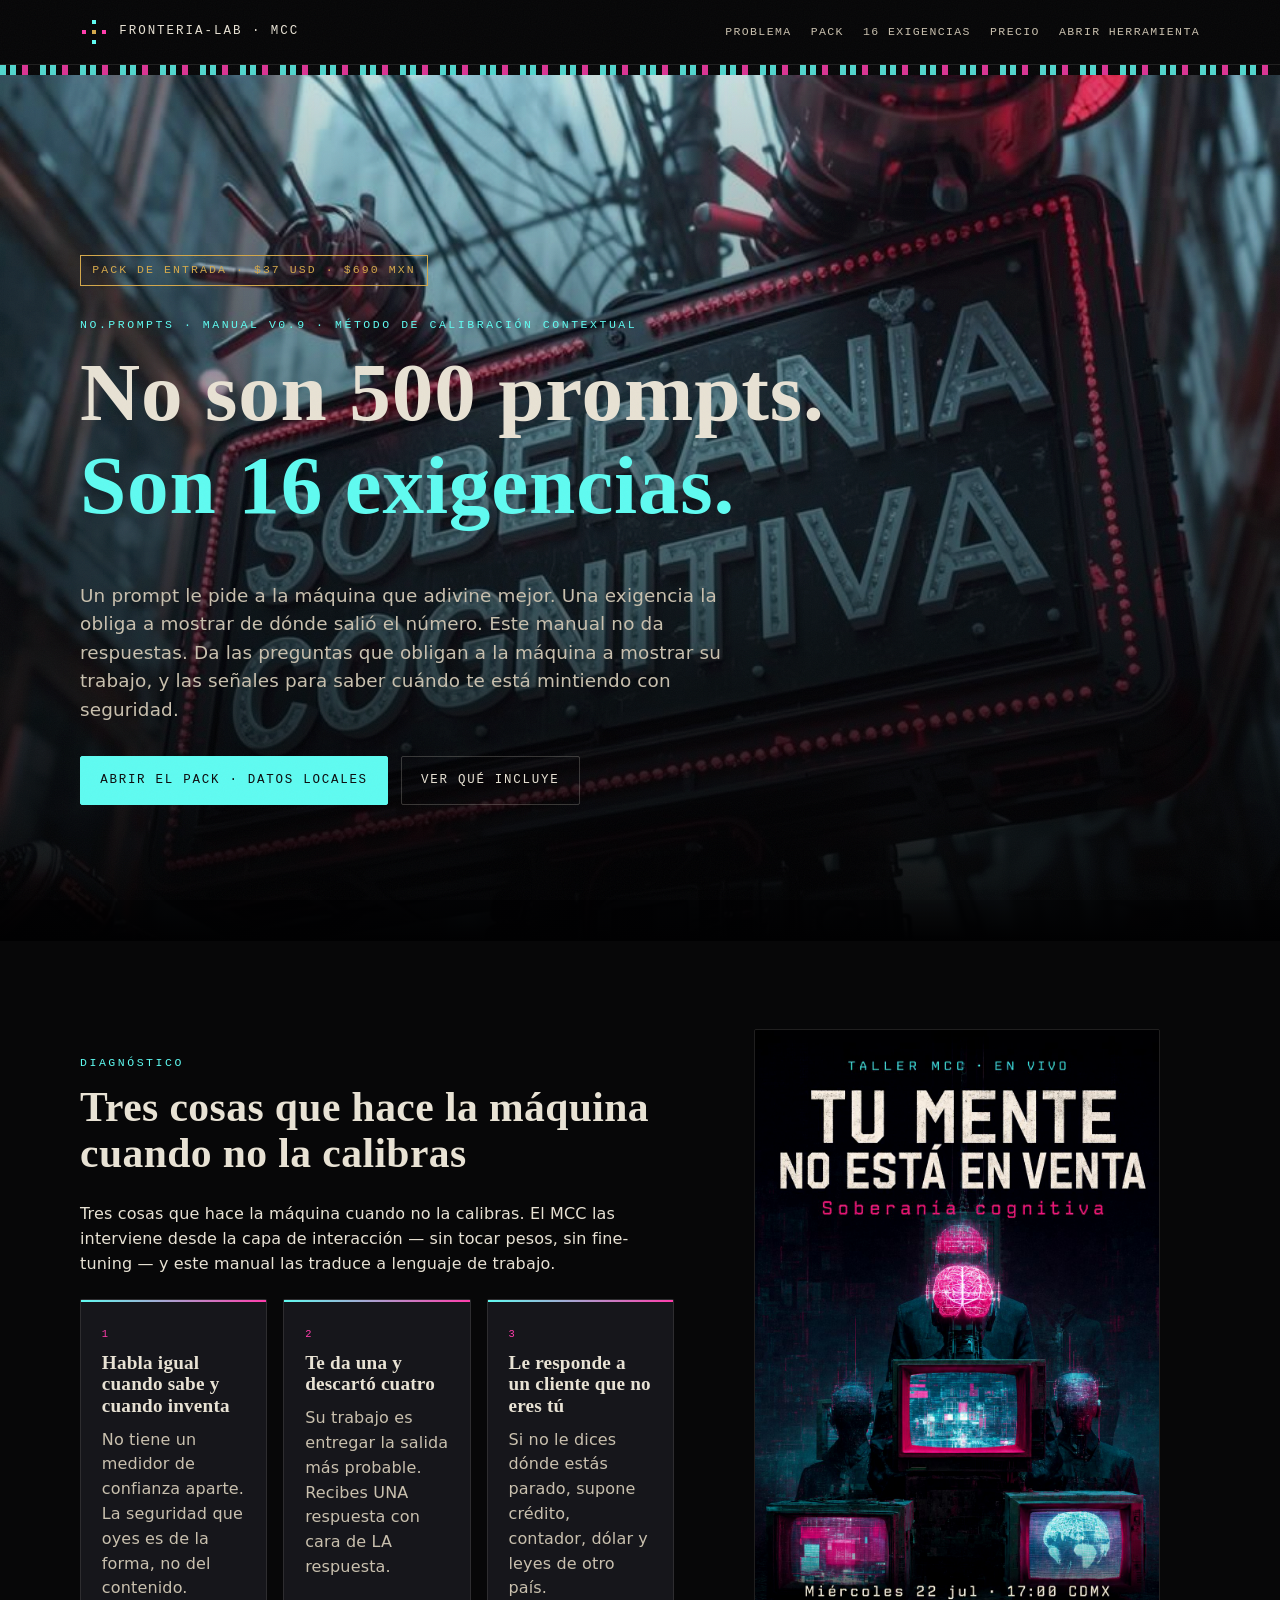
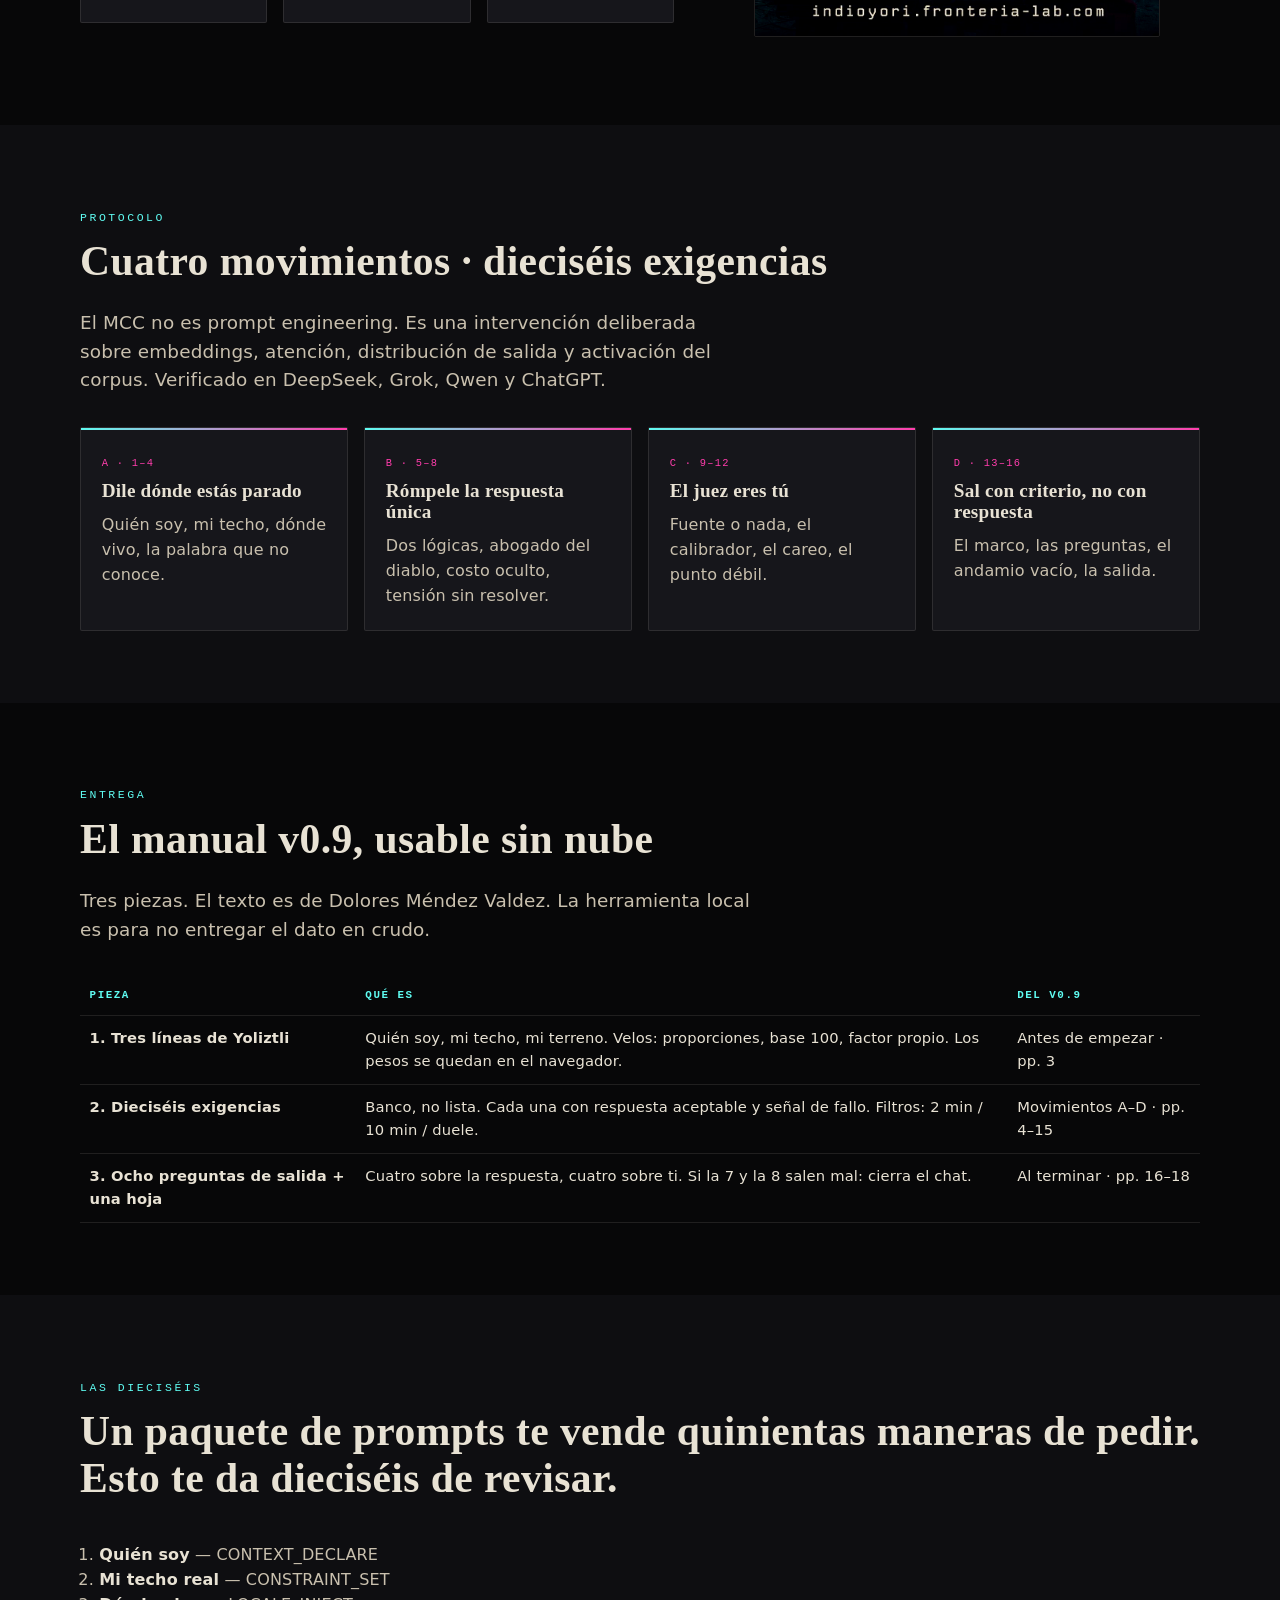
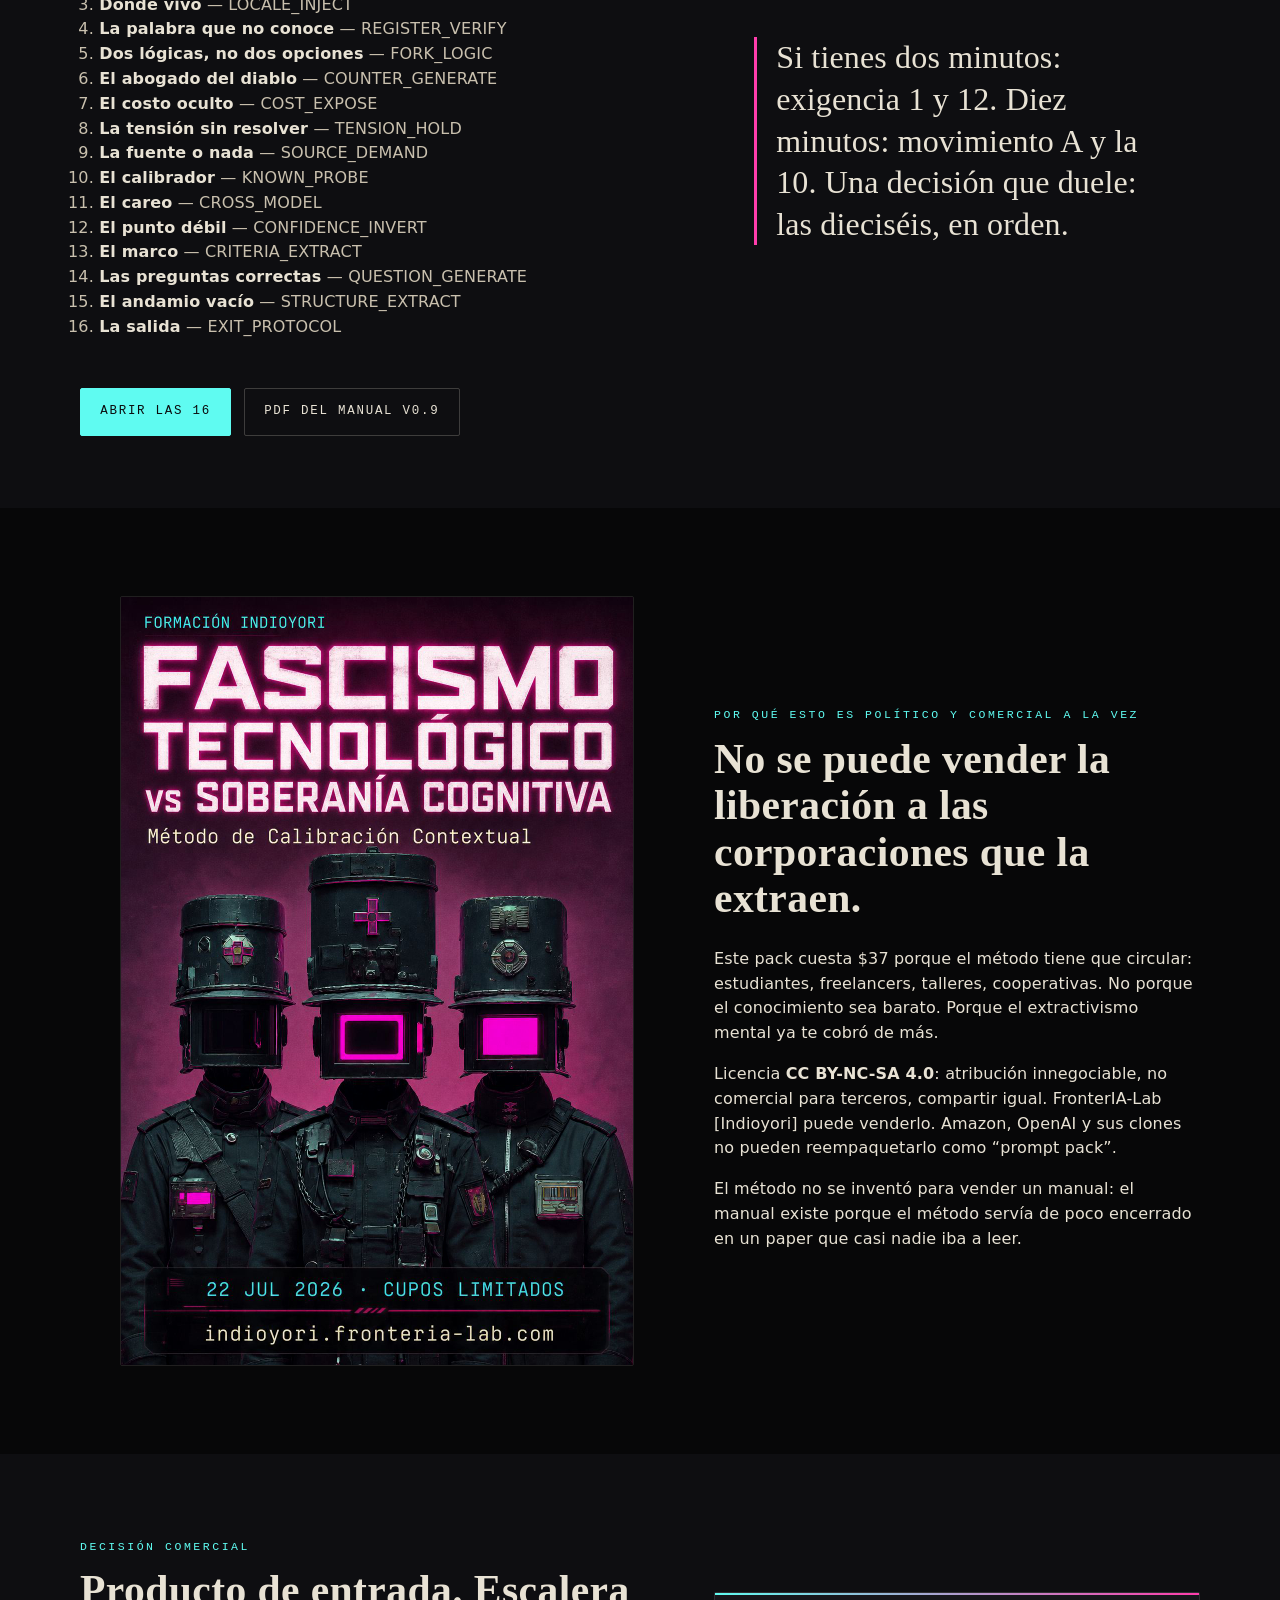
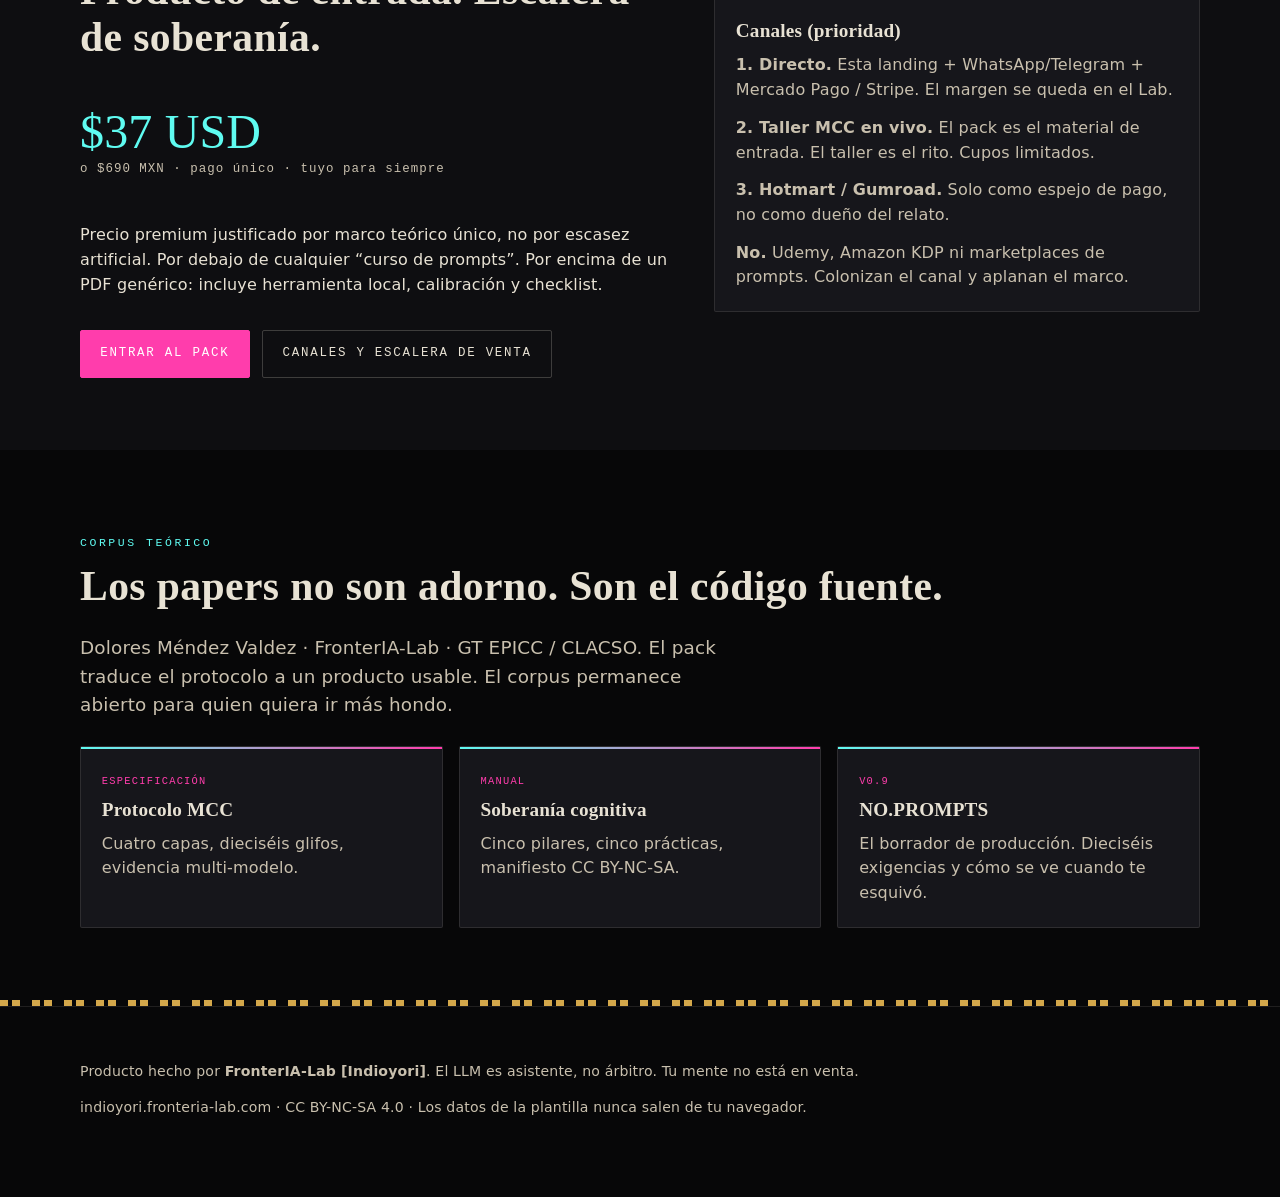
<file: index.html>
<!doctype html>
<html lang="es">
<head>
  <meta charset="utf-8">
  <meta name="viewport" content="width=device-width, initial-scale=1">
  <title>NO_PROMPTS MCC · Soberanía Cognitiva · FronterIA-Lab</title>
  <meta name="description" content="Pack de No-Prompts MCC + plantilla Yoliztli. El método para que la IA deje de halagarte y empiece a servir a tu realidad material. $37 USD. Datos locales. FronterIA-Lab.">
  <link rel="icon" href="favicon.ico" sizes="32x32">
  <link rel="icon" href="assets/web/favicon.svg" type="image/svg+xml">
  <meta name="theme-color" content="#070708">
  <link rel="stylesheet" href="css/mcc.css">
</head>
<body>
  <div class="noise" aria-hidden="true"></div>
  <header class="topbar">
    <div class="wrap topbar-inner">
      <a class="brand" href="#top">
        <svg class="mark" viewBox="0 0 28 28" aria-hidden="true">
          <rect x="12" y="2" width="4" height="4" fill="#5ffbf1"/>
          <rect x="2" y="12" width="4" height="4" fill="#ff3dac"/>
          <rect x="12" y="12" width="4" height="4" fill="#d4a84b"/>
          <rect x="22" y="12" width="4" height="4" fill="#ff3dac"/>
          <rect x="12" y="22" width="4" height="4" fill="#5ffbf1"/>
        </svg>
        FronterIA-Lab · MCC
      </a>
      <nav class="nav-links">
        <a href="#problema">Problema</a>
        <a href="#pack">Pack</a>
        <a href="#noprompts">16 exigencias</a>
        <a href="#precio">Precio</a>
        <a href="pack/abrir-aqui.html">Abrir herramienta</a>
      </nav>
    </div>
  </header>

  <main id="top">
    <div class="greca"></div>
    <section class="hero">
      <div class="hero-bg" role="img" aria-label="Letrero cyberpunk: Soberanía Cognitiva"></div>
      <div class="wrap hero-content">
        <p class="price-chip">Pack de entrada · $37 USD · $690 MXN</p>
        <p class="kicker">NO.PROMPTS · Manual v0.9 · Método de Calibración Contextual</p>
        <h1>No son 500 prompts.<br><span>Son 16 exigencias.</span></h1>
        <p class="lede">Un prompt le pide a la máquina que adivine mejor. Una exigencia la obliga a mostrar de dónde salió el número. Este manual no da respuestas. Da las preguntas que obligan a la máquina a mostrar su trabajo, y las señales para saber cuándo te está mintiendo con seguridad.</p>
        <div class="cta-row">
          <a class="btn" href="pack/abrir-aqui.html">Abrir el pack · datos locales</a>
          <a class="btn ghost" href="#pack">Ver qué incluye</a>
        </div>
      </div>
    </section>

    <section id="problema">
      <div class="wrap grid-2">
        <div>
          <p class="kicker">Diagnóstico</p>
          <h2>Tres cosas que hace la máquina cuando no la calibras</h2>
          <p>Tres cosas que hace la máquina cuando no la calibras. El MCC las interviene desde la capa de interacción — sin tocar pesos, sin fine-tuning — y este manual las traduce a lenguaje de trabajo.</p>
          <div class="grid-3" style="margin-top:1.4rem">
            <article class="card">
              <span class="tag">1</span>
              <h3>Habla igual cuando sabe y cuando inventa</h3>
              <p>No tiene un medidor de confianza aparte. La seguridad que oyes es de la forma, no del contenido.</p>
            </article>
            <article class="card">
              <span class="tag">2</span>
              <h3>Te da una y descartó cuatro</h3>
              <p>Su trabajo es entregar la salida más probable. Recibes UNA respuesta con cara de LA respuesta.</p>
            </article>
            <article class="card">
              <span class="tag">3</span>
              <h3>Le responde a un cliente que no eres tú</h3>
              <p>Si no le dices dónde estás parado, supone crédito, contador, dólar y leyes de otro país.</p>
            </article>
          </div>
        </div>
        <figure class="figure">
          <img src="assets/web/taller-mente.jpg" alt="Cartel: Tu mente no está en venta. Taller MCC.">
        </figure>
      </div>
    </section>

    <section class="section-dark" id="metodo">
      <div class="wrap">
        <p class="kicker">Protocolo</p>
        <h2>Cuatro movimientos · dieciséis exigencias</h2>
        <p class="lede">El MCC no es prompt engineering. Es una intervención deliberada sobre embeddings, atención, distribución de salida y activación del corpus. Verificado en DeepSeek, Grok, Qwen y ChatGPT.</p>
        <div class="grid-4" style="margin-top:2rem">
          <article class="card">
            <span class="tag">A · 1–4</span>
            <h3>Dile dónde estás parado</h3>
            <p>Quién soy, mi techo, dónde vivo, la palabra que no conoce.</p>
          </article>
          <article class="card">
            <span class="tag">B · 5–8</span>
            <h3>Rómpele la respuesta única</h3>
            <p>Dos lógicas, abogado del diablo, costo oculto, tensión sin resolver.</p>
          </article>
          <article class="card">
            <span class="tag">C · 9–12</span>
            <h3>El juez eres tú</h3>
            <p>Fuente o nada, el calibrador, el careo, el punto débil.</p>
          </article>
          <article class="card">
            <span class="tag">D · 13–16</span>
            <h3>Sal con criterio, no con respuesta</h3>
            <p>El marco, las preguntas, el andamio vacío, la salida.</p>
          </article>
        </div>
      </div>
    </section>

    <section id="pack">
      <div class="wrap">
        <p class="kicker">Entrega</p>
        <h2>El manual v0.9, usable sin nube</h2>
        <p class="lede">Tres piezas. El texto es de Dolores Méndez Valdez. La herramienta local es para no entregar el dato en crudo.</p>
        <div class="table-wrap" style="margin-top:2rem">
          <table>
            <thead>
              <tr>
                <th>Pieza</th>
                <th>Qué es</th>
                <th>Del v0.9</th>
              </tr>
            </thead>
            <tbody>
              <tr>
                <td><strong>1. Tres líneas de Yoliztli</strong></td>
                <td>Quién soy, mi techo, mi terreno. Velos: proporciones, base 100, factor propio. Los pesos se quedan en el navegador.</td>
                <td>Antes de empezar · pp. 3</td>
              </tr>
              <tr>
                <td><strong>2. Dieciséis exigencias</strong></td>
                <td>Banco, no lista. Cada una con respuesta aceptable y señal de fallo. Filtros: 2 min / 10 min / duele.</td>
                <td>Movimientos A–D · pp. 4–15</td>
              </tr>
              <tr>
                <td><strong>3. Ocho preguntas de salida + una hoja</strong></td>
                <td>Cuatro sobre la respuesta, cuatro sobre ti. Si la 7 y la 8 salen mal: cierra el chat.</td>
                <td>Al terminar · pp. 16–18</td>
              </tr>
            </tbody>
          </table>
        </div>
      </div>
    </section>

    <section class="section-dark" id="noprompts">
      <div class="wrap">
        <p class="kicker">Las dieciséis</p>
        <h2>Un paquete de prompts te vende quinientas maneras de pedir. Esto te da dieciséis de revisar.</h2>
        <div class="grid-2" style="margin-top:1.6rem">
          <ol style="color:var(--paper-dim); padding-left:1.2rem; columns:1">
            <li><strong style="color:var(--paper)">Quién soy</strong> — CONTEXT_DECLARE</li>
            <li><strong style="color:var(--paper)">Mi techo real</strong> — CONSTRAINT_SET</li>
            <li><strong style="color:var(--paper)">Dónde vivo</strong> — LOCALE_INJECT</li>
            <li><strong style="color:var(--paper)">La palabra que no conoce</strong> — REGISTER_VERIFY</li>
            <li><strong style="color:var(--paper)">Dos lógicas, no dos opciones</strong> — FORK_LOGIC</li>
            <li><strong style="color:var(--paper)">El abogado del diablo</strong> — COUNTER_GENERATE</li>
            <li><strong style="color:var(--paper)">El costo oculto</strong> — COST_EXPOSE</li>
            <li><strong style="color:var(--paper)">La tensión sin resolver</strong> — TENSION_HOLD</li>
            <li><strong style="color:var(--paper)">La fuente o nada</strong> — SOURCE_DEMAND</li>
            <li><strong style="color:var(--paper)">El calibrador</strong> — KNOWN_PROBE</li>
            <li><strong style="color:var(--paper)">El careo</strong> — CROSS_MODEL</li>
            <li><strong style="color:var(--paper)">El punto débil</strong> — CONFIDENCE_INVERT</li>
            <li><strong style="color:var(--paper)">El marco</strong> — CRITERIA_EXTRACT</li>
            <li><strong style="color:var(--paper)">Las preguntas correctas</strong> — QUESTION_GENERATE</li>
            <li><strong style="color:var(--paper)">El andamio vacío</strong> — STRUCTURE_EXTRACT</li>
            <li><strong style="color:var(--paper)">La salida</strong> — EXIT_PROTOCOL</li>
          </ol>
          <blockquote class="quote">Si tienes dos minutos: exigencia 1 y 12. Diez minutos: movimiento A y la 10. Una decisión que duele: las dieciséis, en orden.</blockquote>
        </div>
        <div class="cta-row">
          <a class="btn" href="pack/abrir-aqui.html">Abrir las 16</a>
          <a class="btn ghost" href="corpus/catalog/NO-PROMPTS-manual-v0.9.pdf">PDF del manual v0.9</a>
        </div>
      </div>
    </section>

    <section>
      <div class="wrap grid-2">
        <figure class="figure">
          <img src="assets/web/taller-fascismo.jpg" alt="Cartel: Fascismo tecnológico vs soberanía cognitiva.">
        </figure>
        <div>
          <p class="kicker">Por qué esto es político y comercial a la vez</p>
          <h2>No se puede vender la liberación a las corporaciones que la extraen.</h2>
          <p>Este pack cuesta $37 porque el método tiene que circular: estudiantes, freelancers, talleres, cooperativas. No porque el conocimiento sea barato. Porque el extractivismo mental ya te cobró de más.</p>
          <p>Licencia <strong>CC BY-NC-SA 4.0</strong>: atribución innegociable, no comercial para terceros, compartir igual. FronterIA-Lab [Indioyori] puede venderlo. Amazon, OpenAI y sus clones no pueden reempaquetarlo como “prompt pack”.</p>
          <p>El método no se inventó para vender un manual: el manual existe porque el método servía de poco encerrado en un paper que casi nadie iba a leer.</p>
        </div>
      </div>
    </section>

    <section class="section-dark" id="precio">
      <div class="wrap grid-2">
        <div>
          <p class="kicker">Decisión comercial</p>
          <h2>Producto de entrada. Escalera de soberanía.</h2>
          <p class="price">$37 USD <small>o $690 MXN · pago único · tuyo para siempre</small></p>
          <p>Precio premium justificado por marco teórico único, no por escasez artificial. Por debajo de cualquier “curso de prompts”. Por encima de un PDF genérico: incluye herramienta local, calibración y checklist.</p>
          <div class="cta-row">
            <a class="btn magenta" href="pack/abrir-aqui.html">Entrar al pack</a>
            <a class="btn ghost" href="README.md">Canales y escalera de venta</a>
          </div>
        </div>
        <div class="card">
          <h3>Canales (prioridad)</h3>
          <p><strong>1. Directo.</strong> Esta landing + WhatsApp/Telegram + Mercado Pago / Stripe. El margen se queda en el Lab.</p>
          <p style="margin-top:0.8rem"><strong>2. Taller MCC en vivo.</strong> El pack es el material de entrada. El taller es el rito. Cupos limitados.</p>
          <p style="margin-top:0.8rem"><strong>3. Hotmart / Gumroad.</strong> Solo como espejo de pago, no como dueño del relato.</p>
          <p style="margin-top:0.8rem"><strong>No.</strong> Udemy, Amazon KDP ni marketplaces de prompts. Colonizan el canal y aplanan el marco.</p>
        </div>
      </div>
    </section>

    <section id="corpus">
      <div class="wrap">
        <p class="kicker">Corpus teórico</p>
        <h2>Los papers no son adorno. Son el código fuente.</h2>
        <p class="lede">Dolores Méndez Valdez · FronterIA-Lab · GT EPICC / CLACSO. El pack traduce el protocolo a un producto usable. El corpus permanece abierto para quien quiera ir más hondo.</p>
        <div class="grid-3" style="margin-top:1.6rem">
          <a class="card" href="corpus/catalog/mcc-protocolo.pdf">
            <span class="tag">Especificación</span>
            <h3>Protocolo MCC</h3>
            <p>Cuatro capas, dieciséis glifos, evidencia multi-modelo.</p>
          </a>
          <a class="card" href="corpus/catalog/manual-soberania-cognitiva.pdf">
            <span class="tag">Manual</span>
            <h3>Soberanía cognitiva</h3>
            <p>Cinco pilares, cinco prácticas, manifiesto CC BY-NC-SA.</p>
          </a>
          <a class="card" href="corpus/catalog/NO-PROMPTS-manual-v0.9.pdf">
            <span class="tag">v0.9</span>
            <h3>NO.PROMPTS</h3>
            <p>El borrador de producción. Dieciséis exigencias y cómo se ve cuando te esquivó.</p>
          </a>
        </div>
      </div>
    </section>
  </main>

  <div class="greca-gold"></div>
  <footer>
    <div class="wrap">
      <p>Producto hecho por <strong>FronterIA-Lab [Indioyori]</strong>. El LLM es asistente, no árbitro. Tu mente no está en venta.</p>
      <p style="margin-top:0.5rem">indioyori.fronteria-lab.com · CC BY-NC-SA 4.0 · Los datos de la plantilla nunca salen de tu navegador.</p>
    </div>
  </footer>
</body>
</html>
</file>
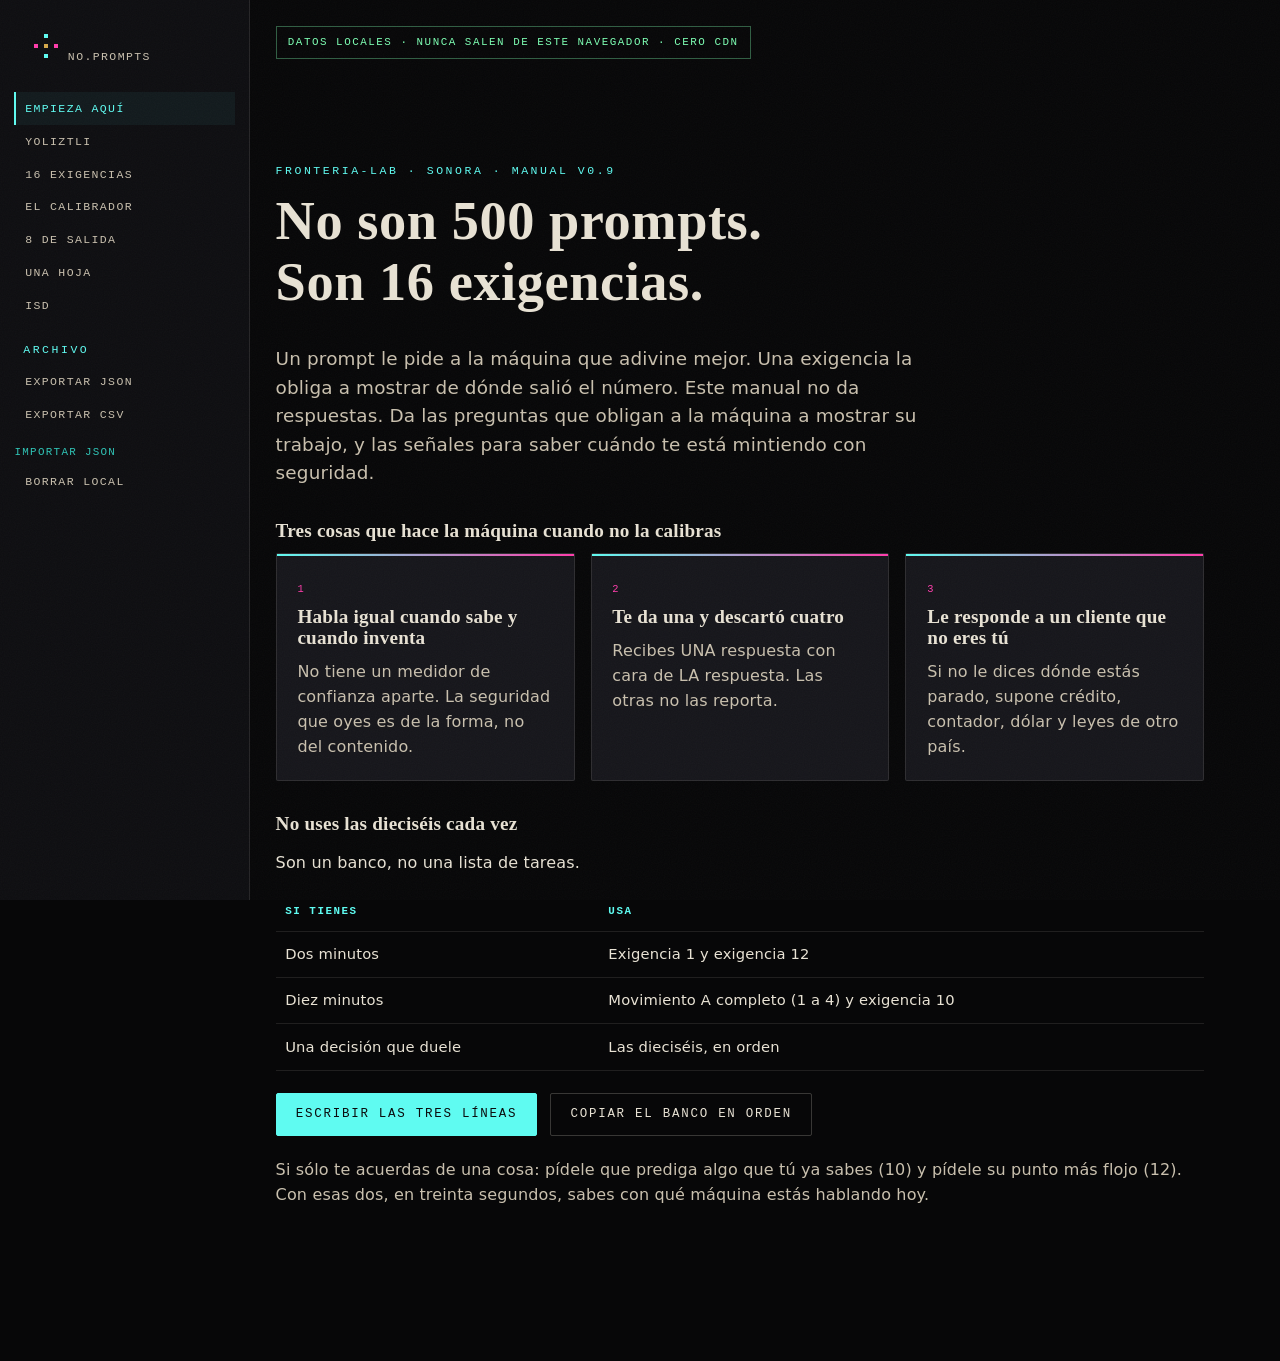
<file: pack/abrir-aqui.html>
<!doctype html>
<html lang="es">
<head>
  <meta charset="utf-8">
  <meta name="viewport" content="width=device-width, initial-scale=1">
  <title>NO.PROMPTS · 16 exigencias · FronterIA-Lab</title>
  <meta name="description" content="Manual v0.9 en herramienta local. Dieciséis exigencias del MCC. Tus datos no salen de este navegador.">
  <link rel="icon" href="../favicon.ico" sizes="32x32">
  <link rel="icon" href="../assets/web/favicon.svg" type="image/svg+xml">
  <meta name="theme-color" content="#070708">
  <link rel="stylesheet" href="../css/mcc.css">
</head>
<body class="app-body">
  <div class="noise" aria-hidden="true"></div>
  <aside class="sidenav">
    <a class="brand" href="../index.html" style="margin:0.2rem 0.4rem 1rem">
      <svg class="mark" viewBox="0 0 28 28" aria-hidden="true">
        <rect x="12" y="2" width="4" height="4" fill="#5ffbf1"/>
        <rect x="2" y="12" width="4" height="4" fill="#ff3dac"/>
        <rect x="12" y="12" width="4" height="4" fill="#d4a84b"/>
        <rect x="22" y="12" width="4" height="4" fill="#ff3dac"/>
        <rect x="12" y="22" width="4" height="4" fill="#5ffbf1"/>
      </svg>
      NO.PROMPTS
    </a>
    <button class="navbtn active" type="button" data-view="inicio">Empieza aquí</button>
    <button class="navbtn" type="button" data-view="yoliztli">Yoliztli</button>
    <button class="navbtn" type="button" data-view="prompts">16 exigencias</button>
    <button class="navbtn" type="button" data-view="probe">El calibrador</button>
    <button class="navbtn" type="button" data-view="checklist">8 de salida</button>
    <button class="navbtn" type="button" data-view="hoja">Una hoja</button>
    <button class="navbtn" type="button" data-view="isd">ISD</button>
    <p class="kicker" style="margin:1.2rem 0.55rem 0.4rem">Archivo</p>
    <button class="navbtn" type="button" id="export-json">Exportar JSON</button>
    <button class="navbtn" type="button" id="export-csv">Exportar CSV</button>
    <label class="navbtn" style="cursor:pointer">Importar JSON
      <input id="import-json" type="file" accept="application/json" hidden>
    </label>
    <button class="navbtn" type="button" id="reset">Borrar local</button>
  </aside>

  <main class="app-main">
    <span class="local-banner">Datos locales · nunca salen de este navegador · cero CDN</span>
    <div id="toast" class="pill" style="opacity:0;transition:opacity .2s;margin-left:.6rem"> </div>

    <section class="view active" id="view-inicio">
      <p class="kicker">FronterIA-Lab · Sonora · Manual v0.9</p>
      <h1 style="font-size:clamp(2rem,5vw,3.4rem)">No son 500 prompts.<br>Son 16 exigencias.</h1>
      <p class="lede">Un prompt le pide a la máquina que adivine mejor. Una exigencia la obliga a mostrar de dónde salió el número. Este manual no da respuestas. Da las preguntas que obligan a la máquina a mostrar su trabajo, y las señales para saber cuándo te está mintiendo con seguridad.</p>
      <h3 style="margin-top:2rem">Tres cosas que hace la máquina cuando no la calibras</h3>
      <div class="grid-3">
        <article class="card"><span class="tag">1</span><h3>Habla igual cuando sabe y cuando inventa</h3><p>No tiene un medidor de confianza aparte. La seguridad que oyes es de la forma, no del contenido.</p></article>
        <article class="card"><span class="tag">2</span><h3>Te da una y descartó cuatro</h3><p>Recibes UNA respuesta con cara de LA respuesta. Las otras no las reporta.</p></article>
        <article class="card"><span class="tag">3</span><h3>Le responde a un cliente que no eres tú</h3><p>Si no le dices dónde estás parado, supone crédito, contador, dólar y leyes de otro país.</p></article>
      </div>
      <h3 style="margin-top:2rem">No uses las dieciséis cada vez</h3>
      <p>Son un banco, no una lista de tareas.</p>
      <div class="table-wrap">
        <table>
          <thead><tr><th>Si tienes</th><th>Usa</th></tr></thead>
          <tbody>
            <tr><td>Dos minutos</td><td>Exigencia 1 y exigencia 12</td></tr>
            <tr><td>Diez minutos</td><td>Movimiento A completo (1 a 4) y exigencia 10</td></tr>
            <tr><td>Una decisión que duele</td><td>Las dieciséis, en orden</td></tr>
          </tbody>
        </table>
      </div>
      <div class="cta-row" style="margin-top:1.4rem">
        <button class="btn" type="button" data-view-jump="yoliztli">Escribir las tres líneas</button>
        <button class="btn ghost" type="button" id="ritual">Copiar el banco en orden</button>
      </div>
      <p style="margin-top:1.4rem;color:var(--paper-dim)">Si sólo te acuerdas de una cosa: pídele que prediga algo que tú ya sabes (10) y pídele su punto más flojo (12). Con esas dos, en treinta segundos, sabes con qué máquina estás hablando hoy.</p>
    </section>

    <section class="view" id="view-yoliztli">
      <p class="kicker">Antes de empezar · Capa 1</p>
      <h2>Tu Yoliztli, en tres líneas</h2>
      <p>Este método no funciona si sólo recibes. Exige que pongas algo primero: tu vida vivida. Lo que sabes por haberlo vivido y la máquina no puede saber porque no estaba ahí. Escríbelo una vez y pégalo al inicio de cada conversación importante durante el próximo año.</p>
      <div class="row-2">
        <div>
          <label for="p-quien">Quién soy · oficio o negocio</label>
          <input id="p-quien" placeholder="Taller, puesto, despacho…">
          <label for="p-ciudad">Ciudad</label>
          <input id="p-ciudad">
          <label for="p-personas">Con cuántas personas</label>
          <input id="p-personas">
          <label for="p-anios">Años operando</label>
          <input id="p-anios">
          <label for="p-clientes">A quién le vendes o atiendes</label>
          <input id="p-clientes">
          <label for="p-pago">Cómo te pagan</label>
          <input id="p-pago" placeholder="Efectivo, transferencia, a 15 días…">
        </div>
        <div>
          <label for="p-dinero">Mi techo · dinero esta semana</label>
          <input id="p-dinero" placeholder="Usa proporción o base 100 si no quieres pesos">
          <label for="p-horas">Horas esta semana</label>
          <input id="p-horas">
          <label for="p-notengo">No tengo</label>
          <input id="p-notengo" placeholder="contador / empleados / crédito / internet estable">
          <label for="p-municipio">Mi terreno · municipio, estado</label>
          <input id="p-municipio">
          <label for="p-temporada">Temporada</label>
          <input id="p-temporada">
          <label for="p-terreno">Cómo te paga la gente / qué no llega</label>
          <input id="p-terreno">
          <label for="p-palabra">Palabra de tu oficio o lengua (exigencia 4)</label>
          <input id="p-palabra">
        </div>
      </div>
      <label for="p-velo">Velo para los números (no tienen por qué salir de tu casa)</label>
      <select id="p-velo">
        <option value="proporciones">Proporciones — «la nómina es el 38 % de lo que entra»</option>
        <option value="base100">Base 100 — un mes de referencia vale 100</option>
        <option value="factor">Factor propio — multiplicas por un número que sólo tú conoces</option>
        <option value="crudo">Crudo — acepto el riesgo de entregar la cifra</option>
      </select>
      <label for="p-factor">Factor propio (si aplica; no lo pegues en el chat)</label>
      <input id="p-factor" placeholder="Se queda aquí. Nunca se copia a la exigencia.">
      <p class="kicker" style="margin-top:1.6rem">Las tres líneas</p>
      <pre class="prompt-box" id="tres-lineas"></pre>
      <div class="cta-row" style="margin:1rem 0 2rem">
        <button class="btn" type="button" id="save-perfil">Guardar Yoliztli</button>
        <button class="btn ghost" type="button" id="copy-tres">Copiar las tres líneas</button>
      </div>
      <p>Lo que escribes en un chat viaja a un servidor que no es tuyo. Puedes desactivar cosas en la configuración; hazlo. Pero no construyas tu tranquilidad sobre una política que no controlas: construye el hábito de no entregar el dato en crudo.</p>
      <h3>Números que no salen (opcional)</h3>
      <p>Úsalos para KNOWN_PROBE y para ti. El velo decide qué pegas afuera.</p>
      <div class="row-3" style="margin-bottom:1.2rem">
        <article class="stat">Entra <b id="sum-in">—</b></article>
        <article class="stat">Sale <b id="sum-out">—</b></article>
        <article class="stat">Neto <b id="sum-net">—</b></article>
      </div>
      <div id="ingresos"></div>
      <button class="btn small ghost" type="button" id="add-ingreso" style="margin:0.6rem 0 1.4rem">+ Entrada</button>
      <div id="gastos"></div>
      <button class="btn small ghost" type="button" id="add-gasto" style="margin:0.6rem 0 1.4rem">+ Salida</button>
      <label for="bitacora">Bitácora (palabra, modelo, qué hizo cada uno)</label>
      <textarea id="bitacora" placeholder="El ejemplo de la exigencia 4 tiene que ser tuyo. Nadie más tiene esa palabra ni esa bitácora."></textarea>
    </section>

    <section class="view" id="view-prompts">
      <p class="kicker">Banco · no lista de tareas</p>
      <h2>Las dieciséis exigencias</h2>
      <p>Cada una trae dos cosas que ningún paquete de prompts puede traer: qué debe contener una respuesta aceptable y cómo se ve cuando la máquina te esquivó.</p>
      <div class="cta-row" style="margin:1rem 0">
        <button class="btn small ghost" type="button" data-filtro="todas">Todas</button>
        <button class="btn small ghost" type="button" data-filtro="2min">2 minutos</button>
        <button class="btn small ghost" type="button" data-filtro="10min">10 minutos</button>
        <button class="btn small ghost" type="button" data-filtro="duele">Duele</button>
        <button class="btn small ghost" type="button" data-filtro="A">A</button>
        <button class="btn small ghost" type="button" data-filtro="B">B</button>
        <button class="btn small ghost" type="button" data-filtro="C">C</button>
        <button class="btn small ghost" type="button" data-filtro="D">D</button>
      </div>
      <div id="prompts-list"></div>
    </section>

    <section class="view" id="view-probe">
      <p class="kicker">Exigencia 10 · KNOWN_PROBE · la central</p>
      <h2>El calibrador</h2>
      <p>No le preguntes «del 1 al 100, qué tan seguro estás». Ese número lo escribe la misma máquina que escribió la respuesta. El error contra un periodo que ya pasó sí se comprueba.</p>
      <label for="pr-periodoPasado">Periodo que ya pasó (datos que le das)</label>
      <input id="pr-periodoPasado" placeholder="enero–marzo 2026">
      <label for="pr-periodoSiguiente">Periodo siguiente (tú ya sabes qué pasó; no se lo digas todavía)</label>
      <input id="pr-periodoSiguiente" placeholder="abril 2026">
      <label for="pr-prediccion">Paso 1 · lo que predijo</label>
      <input id="pr-prediccion">
      <label for="pr-conocido">Paso 2 · lo que pasó de verdad</label>
      <input id="pr-conocido">
      <label for="pr-errorPct">Porcentaje de error que declaró</label>
      <input id="pr-errorPct" placeholder="Esa cifra es tu línea base de esta sesión">
      <label for="pr-periodoNuevo">Paso 3 · periodo que viene</label>
      <input id="pr-periodoNuevo" placeholder="que te dé rango bajo / medio / alto, no una cifra">
      <p style="margin-top:1rem">Regla de la sesión: el error del paso 2 es tu línea base. Si en el paso 3 te habla con más seguridad de la que ese error justifica, la seguridad es del formato.</p>
    </section>

    <section class="view" id="view-checklist">
      <p class="kicker">Al terminar</p>
      <h2>Las ocho preguntas de salida</h2>
      <p>Cuatro sobre la respuesta. Cuatro sobre ti. Las segundas son las que ningún otro material te va a pedir, y son las que impiden que este método se convierta en otra receta que sigues sin pensar.</p>
      <article class="stat" style="margin:1rem 0">Marcas <b id="check-score">0 / 8</b></article>
      <div class="meter"><span id="check-meter" style="width:0"></span></div>
      <p id="check-verdict"></p>
      <div id="check-list"></div>
    </section>

    <section class="view" id="view-hoja">
      <p class="kicker">Para imprimir y pegar junto a la pantalla</p>
      <h2>Las dieciséis, en una hoja</h2>
      <div class="table-wrap">
        <table>
          <thead><tr><th>Exigencia</th><th>La señal de que te esquivó</th></tr></thead>
          <tbody id="hoja-tabla"></tbody>
        </table>
      </div>
      <blockquote class="quote" style="margin-top:1.6rem">Antes de creerle: pídele que prediga algo que tú ya sabes (10) y pídele su punto más flojo (12).</blockquote>
    </section>

    <section class="view" id="view-isd">
      <p class="kicker">Del paper, no del manual v0.9</p>
      <h2>ISD = C1×0.35 + C2×0.30 + C3×0.20 + C4×0.15</h2>
      <p>Índice de Soberanía de Decisión. Extra opcional. El manual se sostiene sin esto.</p>
      <article class="stat" style="margin:1rem 0">ISD <b id="isd-total">0</b></article>
      <div class="meter"><span id="isd-meter" style="width:0"></span></div>
      <label>C1 localidad <span id="c1-val"></span></label>
      <input id="c1" type="range" min="0" max="100">
      <label>C2 calibración <span id="c2-val"></span></label>
      <input id="c2" type="range" min="0" max="100">
      <label>C3 independencia <span id="c3-val"></span></label>
      <input id="c3" type="range" min="0" max="100">
      <label>C4 IVAES <span id="c4-val"></span></label>
      <input id="c4" type="range" min="0" max="100">
    </section>
  </main>
  <script src="../js/app.js"></script>
  <script>
    document.querySelectorAll("[data-view-jump]").forEach((b) => {
      b.addEventListener("click", () => {
        document.querySelector(`.navbtn[data-view="${b.dataset.viewJump}"]`).click();
      });
    });
  </script>
</body>
</html>
</file>
<file: css/mcc.css>
/* MCC · FronterIA-Lab · identidad visual soberana
   Negro mate, papel, cian, magenta. Grecas anahuacas. Cero CDNs. */

:root {
  --bg: #070708;
  --bg-2: #0e0e11;
  --bg-3: #16161b;
  --bg-4: #1e1e26;
  --paper: #e8e2d4;
  --paper-dim: #c9c0ae;
  --ink: #0b0b0d;
  --cyan: #5ffbf1;
  --cyan-2: #2ec4b6;
  --magenta: #ff3dac;
  --gold: #d4a84b;
  --red: #ff3355;
  --line: rgba(232, 226, 212, 0.11);
  --line-strong: rgba(232, 226, 212, 0.22);
  --ok: #7dffb3;
  --warn: #ffcc66;
  --sans: "Segoe UI", "Helvetica Neue", system-ui, sans-serif;
  --mono: ui-monospace, "Cascadia Code", "SF Mono", Menlo, Consolas, monospace;
  --display: "Palatino Linotype", Palatino, "Iowan Old Style", "Times New Roman", serif;
  --radius: 2px;
  --max: 1120px;
  --navw: 250px;
}

*,
*::before,
*::after { box-sizing: border-box; }

html { scroll-behavior: smooth; }

html, body {
  margin: 0;
  padding: 0;
  background: var(--bg);
  color: var(--paper);
  font-family: var(--sans);
  font-size: 16px;
  line-height: 1.55;
  letter-spacing: 0.01em;
}

img { max-width: 100%; display: block; }
a { color: var(--cyan); text-decoration: none; }
a:hover { color: var(--paper); }

.greca,
.greca-x {
  height: 10px;
  background:
    repeating-linear-gradient(
      90deg,
      var(--cyan) 0 6px,
      transparent 6px 10px,
      var(--cyan) 10px 16px,
      transparent 16px 22px,
      var(--magenta) 22px 28px,
      transparent 28px 40px
    );
  opacity: 0.85;
}

.greca-gold {
  height: 6px;
  background:
    repeating-linear-gradient(
      90deg,
      var(--gold) 0 8px,
      transparent 8px 12px,
      var(--gold) 12px 20px,
      transparent 20px 32px
    );
}

.noise {
  pointer-events: none;
  position: fixed;
  inset: 0;
  z-index: 80;
  opacity: 0.035;
  background-image: url("data:image/svg+xml;utf8,<svg xmlns='http://www.w3.org/2000/svg' width='140' height='140'><filter id='n'><feTurbulence type='fractalNoise' baseFrequency='.85' numOctaves='2' stitchTiles='stitch'/></filter><rect width='100%' height='100%' filter='url(%23n)'/></svg>");
}

.kicker {
  font-family: var(--mono);
  font-size: 0.72rem;
  letter-spacing: 0.22em;
  text-transform: uppercase;
  color: var(--cyan);
}

h1, h2, h3, .display {
  font-family: var(--display);
  font-weight: 600;
  letter-spacing: 0.01em;
  line-height: 1.12;
  margin: 0 0 0.6em;
}

h1 { font-size: clamp(2.4rem, 7vw, 5.2rem); }
h2 { font-size: clamp(1.6rem, 3.4vw, 2.6rem); }
h3 { font-size: 1.2rem; color: var(--paper); }

.lede {
  font-size: 1.15rem;
  color: var(--paper-dim);
  max-width: 42rem;
}

.wrap {
  width: min(var(--max), calc(100% - 2.4rem));
  margin-inline: auto;
}

.btn {
  display: inline-flex;
  align-items: center;
  gap: 0.55rem;
  border: 1px solid var(--cyan);
  background: var(--cyan);
  color: var(--ink);
  font-family: var(--mono);
  font-size: 0.78rem;
  letter-spacing: 0.14em;
  text-transform: uppercase;
  padding: 0.85rem 1.2rem;
  cursor: pointer;
  border-radius: var(--radius);
  transition: 0.15s ease;
}

.btn:hover { box-shadow: 0 0 28px rgba(95, 251, 241, 0.35); transform: translateY(-1px); }

.btn.ghost {
  background: transparent;
  color: var(--paper);
  border-color: var(--line-strong);
}

.btn.magenta {
  background: var(--magenta);
  border-color: var(--magenta);
  color: #fff;
}

.btn.small { padding: 0.45rem 0.7rem; font-size: 0.68rem; }

/* ——— landing nav ——— */
.topbar {
  position: sticky;
  top: 0;
  z-index: 40;
  backdrop-filter: blur(12px);
  background: rgba(7, 7, 8, 0.78);
  border-bottom: 1px solid var(--line);
}

.topbar-inner {
  display: flex;
  align-items: center;
  justify-content: space-between;
  gap: 1rem;
  min-height: 64px;
}

.brand {
  display: flex;
  align-items: center;
  gap: 0.7rem;
  color: var(--paper);
  font-family: var(--mono);
  font-size: 0.78rem;
  letter-spacing: 0.16em;
  text-transform: uppercase;
}

.mark {
  width: 28px;
  height: 28px;
}

.nav-links {
  display: flex;
  gap: 1.2rem;
  font-family: var(--mono);
  font-size: 0.72rem;
  letter-spacing: 0.12em;
  text-transform: uppercase;
}

.nav-links a { color: var(--paper-dim); }
.nav-links a:hover { color: var(--cyan); }

/* ——— hero ——— */
.hero {
  position: relative;
  min-height: 92vh;
  display: grid;
  place-items: center;
  overflow: hidden;
}

.hero-bg {
  position: absolute;
  inset: 0;
  background:
    linear-gradient(180deg, rgba(7,7,8,0.15) 0%, rgba(7,7,8,0.55) 55%, var(--bg) 100%),
    url("../assets/web/soberania-cognitiva.jpg") center 30% / cover no-repeat;
  filter: saturate(1.05) contrast(1.05);
}

.hero-content {
  position: relative;
  z-index: 2;
  padding: 6rem 0 4rem;
}

.price-chip {
  display: inline-block;
  border: 1px solid var(--gold);
  color: var(--gold);
  font-family: var(--mono);
  font-size: 0.72rem;
  letter-spacing: 0.18em;
  text-transform: uppercase;
  padding: 0.35rem 0.7rem;
  margin-bottom: 1.2rem;
}

.hero h1 span {
  display: block;
  color: var(--cyan);
}

.cta-row { display: flex; flex-wrap: wrap; gap: 0.8rem; margin-top: 2rem; }

/* ——— sections ——— */
section { padding: 4.5rem 0; }
.section-dark { background: var(--bg-2); }

.grid-2 {
  display: grid;
  grid-template-columns: 1.1fr 0.9fr;
  gap: 2.5rem;
  align-items: center;
}

.grid-3, .grid-4 {
  display: grid;
  gap: 1rem;
}

.grid-3 { grid-template-columns: repeat(3, 1fr); }
.grid-4 { grid-template-columns: repeat(4, 1fr); }

.card {
  background: var(--bg-3);
  border: 1px solid var(--line);
  padding: 1.3rem;
  border-radius: var(--radius);
  position: relative;
}

.card::before {
  content: "";
  position: absolute;
  top: 0; left: 0; right: 0;
  height: 2px;
  background: linear-gradient(90deg, var(--cyan), var(--magenta));
}

.card h3 { margin-top: 0.4rem; }
.card p { color: var(--paper-dim); margin: 0; }

.figure {
  border: 1px solid var(--line);
  overflow: hidden;
  border-radius: var(--radius);
}

.figure img { width: 100%; height: 100%; object-fit: cover; filter: saturate(0.95) contrast(1.05); }

.quote {
  font-family: var(--display);
  font-size: clamp(1.4rem, 3vw, 2rem);
  line-height: 1.3;
  color: var(--paper);
  border-left: 3px solid var(--magenta);
  padding-left: 1.2rem;
}

.table-wrap { overflow-x: auto; }

table {
  width: 100%;
  border-collapse: collapse;
  font-size: 0.92rem;
}

th, td {
  text-align: left;
  padding: 0.7rem 0.6rem;
  border-bottom: 1px solid var(--line);
  vertical-align: top;
}

th {
  font-family: var(--mono);
  font-size: 0.68rem;
  letter-spacing: 0.14em;
  text-transform: uppercase;
  color: var(--cyan);
}

.tag {
  font-family: var(--mono);
  font-size: 0.65rem;
  letter-spacing: 0.12em;
  text-transform: uppercase;
  color: var(--magenta);
}

.price {
  font-family: var(--display);
  font-size: 3rem;
  color: var(--cyan);
  line-height: 1;
}

.price small {
  display: block;
  font-family: var(--mono);
  font-size: 0.78rem;
  color: var(--paper-dim);
  letter-spacing: 0.08em;
  margin-top: 0.4rem;
}

footer {
  border-top: 1px solid var(--line);
  padding: 2.5rem 0 4rem;
  color: var(--paper-dim);
  font-size: 0.88rem;
}

/* ——— app shell ——— */
.app-body { display: flex; min-height: 100vh; }

.sidenav {
  width: var(--navw);
  background: var(--bg-2);
  border-right: 1px solid var(--line);
  padding: 1.2rem 0.9rem;
  position: sticky;
  top: 0;
  height: 100vh;
  overflow: auto;
}

.sidenav a,
.sidenav button.navbtn {
  display: block;
  width: 100%;
  text-align: left;
  background: transparent;
  border: 0;
  color: var(--paper-dim);
  font-family: var(--mono);
  font-size: 0.72rem;
  letter-spacing: 0.12em;
  text-transform: uppercase;
  padding: 0.62rem 0.55rem;
  cursor: pointer;
  border-left: 2px solid transparent;
}

.sidenav a:hover,
.sidenav button.navbtn:hover,
.sidenav button.navbtn.active {
  color: var(--cyan);
  border-left-color: var(--cyan);
  background: rgba(95, 251, 241, 0.05);
}

.app-main {
  flex: 1;
  padding: 1.6rem 1.6rem 4rem;
  max-width: 980px;
}

.view { display: none; }
.view.active { display: block; animation: in 0.25s ease; }

@keyframes in {
  from { opacity: 0; transform: translateY(6px); }
  to { opacity: 1; transform: none; }
}

label {
  display: block;
  font-family: var(--mono);
  font-size: 0.68rem;
  letter-spacing: 0.12em;
  text-transform: uppercase;
  color: var(--cyan-2);
  margin: 0.8rem 0 0.3rem;
}

input, select, textarea {
  width: 100%;
  background: var(--bg);
  border: 1px solid var(--line-strong);
  color: var(--paper);
  padding: 0.65rem 0.7rem;
  font-family: var(--sans);
  font-size: 0.95rem;
  border-radius: var(--radius);
}

textarea { min-height: 7rem; resize: vertical; font-family: var(--mono); font-size: 0.85rem; }

.prompt-box {
  background: #050506;
  border: 1px solid var(--line-strong);
  padding: 1rem;
  white-space: pre-wrap;
  font-family: var(--mono);
  font-size: 0.82rem;
  line-height: 1.5;
  color: var(--paper);
}

.meter {
  height: 8px;
  background: var(--bg-4);
  border: 1px solid var(--line);
  margin: 0.5rem 0 1rem;
}

.meter > span {
  display: block;
  height: 100%;
  background: linear-gradient(90deg, var(--magenta), var(--cyan));
}

.check-item {
  display: flex;
  gap: 0.7rem;
  align-items: flex-start;
  padding: 0.75rem 0;
  border-bottom: 1px solid var(--line);
}

.check-item input { width: auto; margin-top: 0.25rem; }

.local-banner {
  font-family: var(--mono);
  font-size: 0.68rem;
  letter-spacing: 0.14em;
  text-transform: uppercase;
  color: var(--ok);
  border: 1px solid rgba(125, 255, 179, 0.35);
  padding: 0.45rem 0.7rem;
  margin-bottom: 1.2rem;
  display: inline-block;
}

.glyph {
  border: 1px solid var(--line);
  padding: 1rem;
  background: var(--bg-3);
}

.glyph code {
  color: var(--gold);
  font-size: 0.78rem;
}

.row-2 { display: grid; grid-template-columns: 1fr 1fr; gap: 1rem; }
.row-3 { display: grid; grid-template-columns: 1fr 1fr 1fr; gap: 1rem; }

.stat {
  background: var(--bg-3);
  border: 1px solid var(--line);
  padding: 1rem;
}

.stat b {
  display: block;
  font-family: var(--display);
  font-size: 1.8rem;
  color: var(--cyan);
}

hr.line { border: 0; border-top: 1px solid var(--line); margin: 2rem 0; }

.pill {
  display: inline-block;
  border: 1px solid var(--line-strong);
  padding: 0.15rem 0.45rem;
  font-family: var(--mono);
  font-size: 0.65rem;
  letter-spacing: 0.1em;
  text-transform: uppercase;
  color: var(--paper-dim);
}

@media (max-width: 900px) {
  .grid-2, .grid-3, .grid-4, .row-2, .row-3 { grid-template-columns: 1fr; }
  .nav-links { display: none; }
  .app-body { flex-direction: column; }
  .sidenav { width: 100%; height: auto; position: relative; display: flex; gap: 0.2rem; overflow: auto; }
  .sidenav button.navbtn { white-space: nowrap; border-left: 0; border-bottom: 2px solid transparent; }
  .sidenav button.navbtn.active { border-bottom-color: var(--cyan); }
}

.ok-line { color: var(--ok); font-size: 0.92rem; }
.fail-line { color: var(--warn); font-size: 0.92rem; }
.btn.small.ghost.active {
  border-color: var(--cyan);
  color: var(--cyan);
}
.exigencia h3 { margin-bottom: 0.35rem; }

@media print {
  .noise, .topbar, .sidenav, .cta-row, .btn, .local-banner { display: none !important; }
  body { background: #fff; color: #111; }
  .app-main { max-width: none; padding: 0; }
  .view { display: block !important; page-break-after: always; }
  .prompt-box { border: 1px solid #222; color: #111; }
}
</file>
